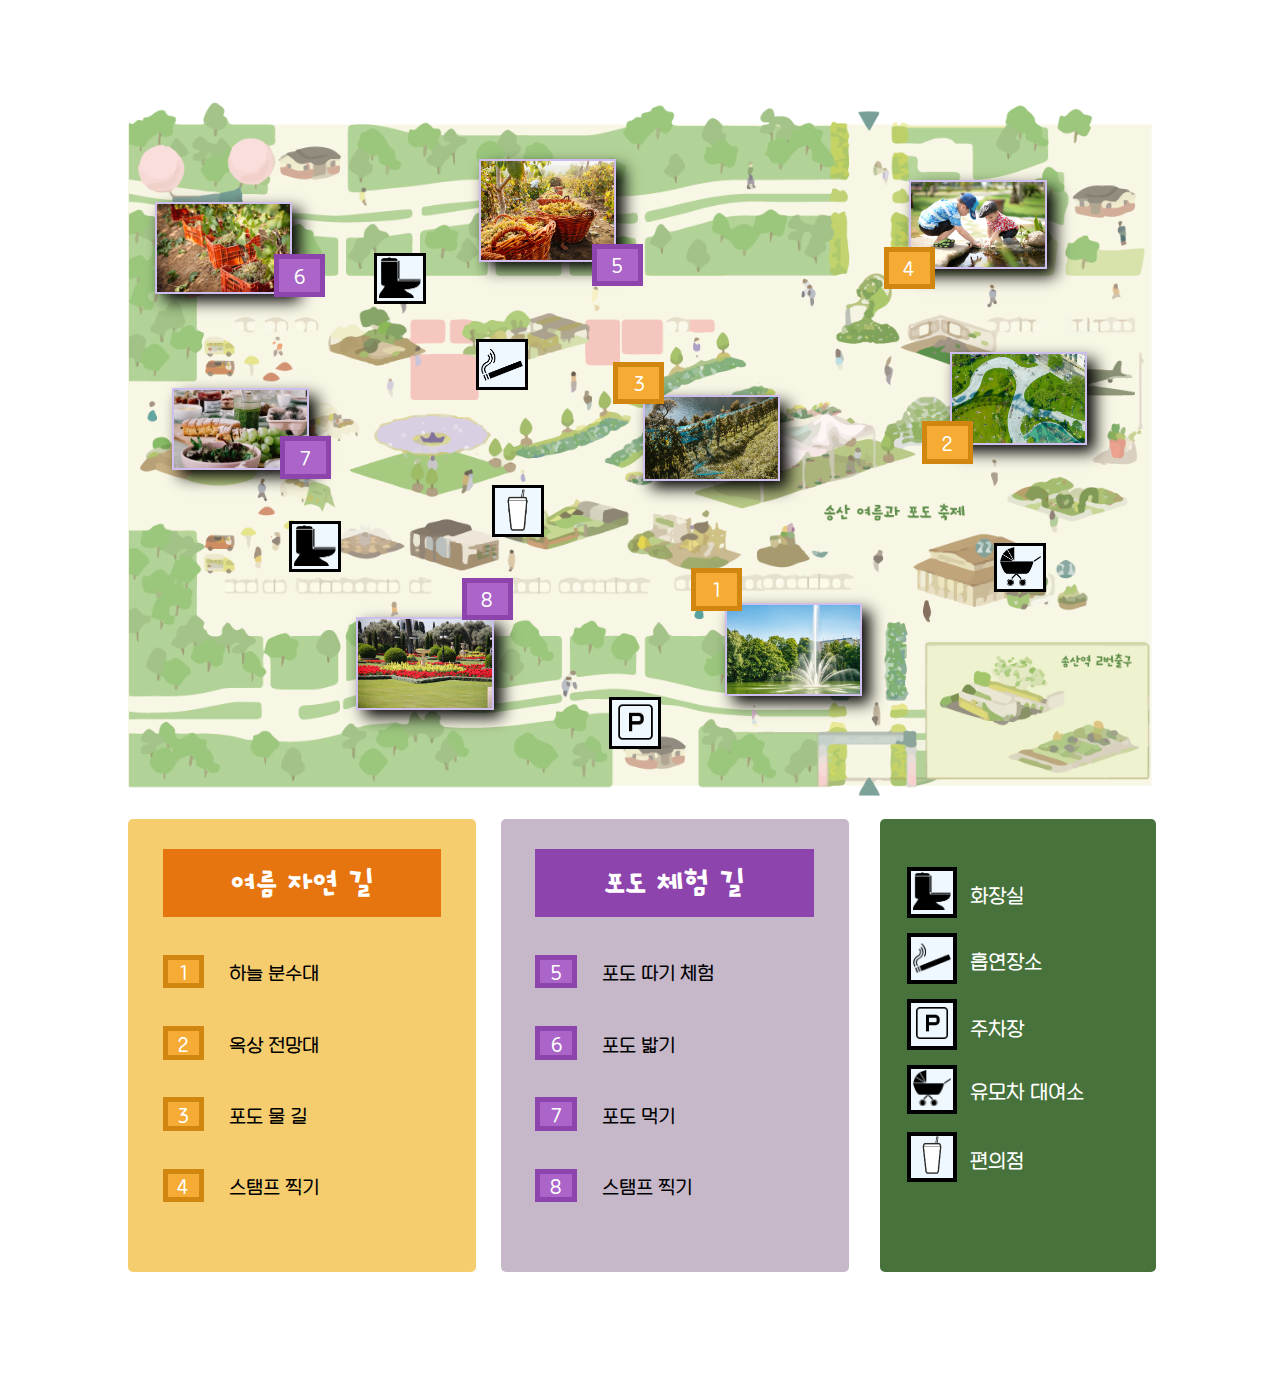
<file: sub_guideMap.html>
<!DOCTYPE html>
<html lang="ko">
	<head>
		<meta charset="utf-8">
		<!<link rel="stylesheet" href="//cdn.jsdelivr.net/npm/xeicon@2.3.3/xeicon.min.css">
		<link rel="stylesheet" href="css/sub_guideMap.css">
		<link rel="stylesheet" href="css/common/header.css">
		<link rel="stylesheet" href="css/common/footer.css">
		<link rel="stylesheet" href="css/common/fixed.css">
		<style>
			header{ background-image: url(./img/sub_header/축제배치도.jpg); }
		</style>
		<title>포도 축제 배치도 페이지</title>
	</head>
	<body>
	<p class="sub_title">축제 배치도</p>
	<section class="totalArea">
	        <section id="guideMapArea" class="guideMapArea">
				<!-- <img src="img/sub_guideMap_img/행사배치도.png"/> -->
				<div class="posiIcon posiIcon1"><img src="img/sub_guideMap_img/toilet.png"/></div>
				<div class="posiIcon posiIcon1_1"><img src="img/sub_guideMap_img/toilet.png"/></div>
				<div class="posiIcon posiIcon2"><img src="img/sub_guideMap_img/smoke.png"/></div>
				<div class="posiIcon posiIcon3"><img src="img/sub_guideMap_img/parking.png"/></div>
				<div class="posiIcon posiIcon4"><img src="img/sub_guideMap_img/stroller.png"/></div>
				<div class="posiIcon posiIcon5"><img src="img/sub_guideMap_img/convenience.png"/></div>
				<div class="posiOrange posiOrange1">1</div>
				<div class="posiImg posiImg1"><img src="img/sub_guideMap_img/1.jpg"/></div>
				<div class="posiOrange posiOrange2">2</div>
				<div class="posiImg posiImg2"><img src="img/sub_guideMap_img/2.jpg"/></div>
				<div class="posiOrange posiOrange3">3</div>
				<div class="posiImg posiImg3"><img src="img/sub_guideMap_img/3.jpg"/></div>
				<div class="posiOrange posiOrange4">4</div>
				<div class="posiImg posiImg4"><img src="img/sub_guideMap_img/4.jpg"/></div>
				<div class="posiPurple posiPurple5">5</div>
				<div class="posiImg posiImg5"><img src="img/sub_guideMap_img/5.jpg"/></div>
				<div class="posiPurple posiPurple6">6</div>
				<div class="posiImg posiImg6"><img src="img/sub_guideMap_img/6.jpg"/></div>
				<div class="posiPurple posiPurple7">7</div>
				<div class="posiImg posiImg7"><img src="img/sub_guideMap_img/7.jpg"/></div>
				<div class="posiPurple posiPurple8">8</div>
				<div class="posiImg posiImg8"><img src="img/sub_guideMap_img/8.jpg"/></div>
			</section>
	        <section class="infoArea">
				<div id="infoPanel1" class="infoPanel orangeBack"></div>
				<div id="infoPanel2" class="infoPanel purpleBack"></div>
				<div id="infoPanel3" class="infoPanel_icon"></div>
			</section>
	</section>
	<script type="text/javascript" src="./js/sub_dday.js"></script>
	<script>
		function Info_orange(infoStr, numStr){
			this.infoStr = infoStr;
			this.numStr = numStr;
			this.makeDir = function(){
				let divStr = "";
				 switch(this.numStr){
				 	case 1:
					 	divStr += "<div class='infoTitle orangeBack_deep'>";
					 	divStr += this.infoStr;
						divStr += "</div><div class='infoDetail'>";
						break;
					default:
						divStr += "<div class='oneLine_detail'>";
						divStr += 	"<div class='numOrange'>";
						divStr += 	this.numStr-1;
						divStr += 	"</div><p class='infoStr'>";
						divStr += 	this.infoStr;
						divStr +=	"</p></div>";
						break;
				 }
				tempStr += divStr;
			}
		}
		function Info_purple(infoStr, numStr){
			this.infoStr = infoStr;
			this.numStr = numStr;
			this.makeDir = function(){
				let divStr = "";
				 switch(this.numStr){
				 	case 1:
					 	divStr += "<div class='infoTitle purpleBack_deep'>";
					 	divStr += this.infoStr;
						divStr += "</div><div class='infoDetail'>";
						break;
					default:
						divStr += "<div class='oneLine_detail'>";
						divStr += 	"<div class='numPurple'>";
						divStr += 	this.numStr+3;
						divStr += 	"</div><p class='infoStr'>";
						divStr += 	this.infoStr;
						divStr +=	"</p></div>";
						break;
				 }
				tempStr += divStr;
			}
		}
		function Info_icon(numStr, getInfo){
			this.infoStr = getInfo[1];
			this.iconImg = "img/sub_guideMap_img/" + getInfo[0];
			this.numStr = numStr;
			this.makeDir = function(){
				let divStr = "";
				let topV = count*30;
				count++;
				 switch(this.numStr){
				 	case 1:
					 	divStr += "<div class='infoTitle_icon'>1";
						divStr += "</div><div class='infoDetail_icon'>";

						divStr += "<div class='oneLine_icon' style='top: " + topV + "%;'>";
						divStr += 	"<div class='iconBox'>";
						divStr += 		"<img src='";
						divStr += 			this.iconImg;
						divStr += 		"'/>";
						divStr += 	"</div><p class='infoStr_icon'>";
						divStr += 	this.infoStr;
						divStr +=	"</p></div>";
						break;
					default:
						divStr += "<div class='oneLine_icon' style='top: " + topV + "%;'>";
						divStr += 	"<div class='iconBox'>";
						divStr += 		"<img src='";
						divStr += 			this.iconImg;
						divStr += 		"'/>";
						divStr += 	"</div><p class='infoStr_icon'>";
						divStr += 	this.infoStr;
						divStr +=	"</p></div>";

						divStr += "<div class='oneLine_detail'>";
						divStr += 	"<div class='numIcon'>";
						divStr += 	this.numStr-1;
						divStr += 	"</div></div>";
						break;
				 }
				tempStr += divStr;
			}
		}
		let count = 0;
		// function Info_icon(getInfo){
		// 	this.infoStr = getInfo[1];
		// 	this.iconImg = "img/sub_guideMap_img/" + getInfo[0];
		// 	this.makeDir = function(){
		// 		let divStr = "";
		// 		divStr += "<div class='oneLine_icon'>";
		// 		divStr += 	"<div class='iconBox'>";
		// 		divStr += 		"<img src='";
		// 		divStr += 			this.iconImg;
		// 		divStr += 		"'/>";
		// 		divStr += 	"</div><p class='infoStr_icon'>";
		// 		divStr += 	this.infoStr;
		// 		divStr +=	"</p></div>";
		// 		tempStr += divStr;
		// 	}
		// }
		let infoStock_orange = [
			'여름 자연 길',
			'하늘 분수대',
			'옥상 전망대',
			'포도 물 길',
			'스탬프 찍기'
		];
		let infoStock_purple = [
			'포도 체험 길',
			'포도 따기 체험',
			'포도 밟기',
			'포도 먹기',
			'스탬프 찍기'
			];
		let infoStock_icon = [
			['toilet.png', '화장실'],
			['smoke.png', '흡연장소'],
			['parking.png', '주차장'],
			['stroller.png', '유모차 대여소'],
			['convenience.png', '편의점']
		];
		let tempArr = [];
		let tempStr = "";
		let i = 0;
		while(i < infoStock_orange.length){
			tempArr.push(Info_orange(infoStock_orange[i], i+1));
			makeDir(tempArr[i]);
			i++;
		}
		document.getElementById("infoPanel1").innerHTML += tempStr + "</div>";
		i = 0;
		tempArr = [];
		tempStr = "";
		while(i < infoStock_purple.length){
			tempArr.push(Info_purple(infoStock_purple[i], i+1));
			makeDir(tempArr[i]);
			i++;
		}
		document.getElementById("infoPanel2").innerHTML += tempStr + "</div>";
		i = 0;
		tempArr = [];
		tempStr = "";
		while(i < infoStock_purple.length){
			tempArr.push(Info_icon(i+1,infoStock_icon[i]));
			makeDir(tempArr[i]);
			i++;
		}		

		// while(i < infoStock_icon.length){
		// 	tempArr.push(Info_icon(infoStock_icon[i]));
		// 	makeDir(tempArr[i]);
		// 	i++;
		// }
		// document.getElementById("infoPanel3").innerHTML += "<div class='infoDetail_icon'>"
		document.getElementById("infoPanel3").innerHTML += 
														 tempStr + "</div>";

		this.addEventListener("click", function(e){
			switch(e.target.id){
				case "guideMapArea":
					let x1 = event.offsetX;
					let y1 = event.offsetY;
					let imgX = document.getElementById("guideMapArea").clientWidth;
					let imgY = document.getElementById("guideMapArea").clientHeight;
					let perX = 100 * x1/imgX;
					let perY = 100 * y1/imgY;
					console.log("------------");
					console.log("top: " + perY);
					console.log("left: " + perX);
					break;
			}
		});
	</script>
</body>
</html>
</file>
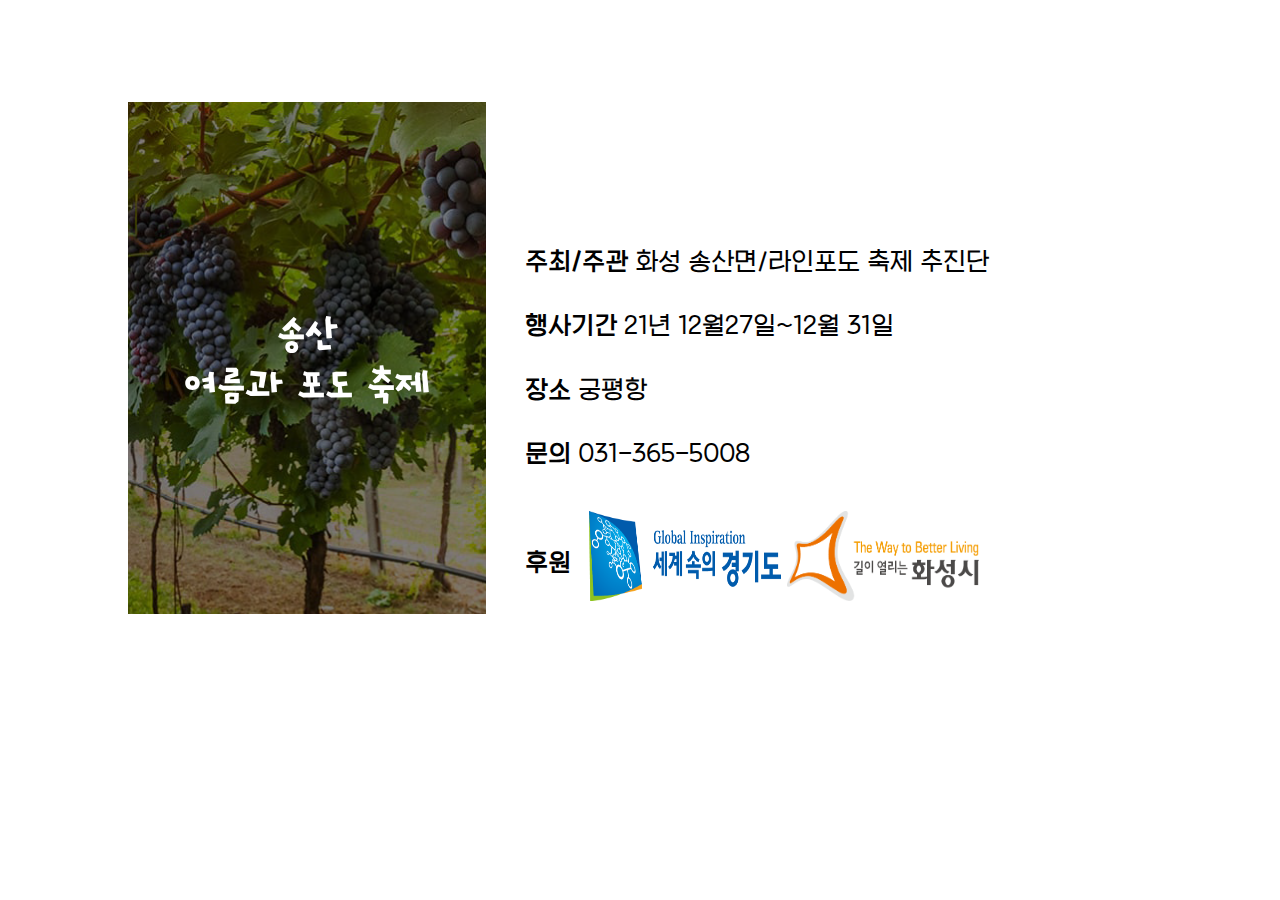
<file: sub_outline.html>
<!DOCTYPE html>
<html lang="ko">
	<head>
		<meta charset="utf-8">
		<!<link rel="stylesheet" href="//cdn.jsdelivr.net/npm/xeicon@2.3.3/xeicon.min.css">
		<link rel="stylesheet" href="css/sub_outline.css">
		<link rel="stylesheet" href="css/common/header.css">
		<link rel="stylesheet" href="css/common/footer.css">
		<link rel="stylesheet" href="css/common/fixed.css">

		<style>
			header{ background-image: url(./img/sub_header/축제개요.jpg); }
		</style>
		<title>포도 축제 개요 페이지</title>
	</head>
<body>
	<p class="sub_title">축제 개요</p>
	<section class="pageArea">
		<section class="contentsArea">
			<section class="leftArea">
				<section class="imgArea">
					<p class="imgTextWrap">
						<span class="imgText">송산<br>여름과 포도 축제</span>
					</p> 
				</section>
			</section>

			<!-- <div class="back"></div> -->

			<section class="rightArea">
				<section class="textArea">
					<p class="text">
						<span class="title">주최/주관</span> 화성 송산면/라인포도 축제 추진단<br>
						<span class="title">행사기간</span> 21년 12월27일~12월 31일<br>
						<span class="title">장소</span> 궁평항<br>
						<span class="title">문의</span> 031-365-5008<br>
					</p>
						<p class="title2">후원</p>
						<div class="sponsor">
							<img class="sponsorImg" src="./img/sub_outline_img/경기도청로고.png" onclick="window.open('https://www.gg.go.kr/');">
							<img class="sponsorImg" src="./img/sub_outline_img/화성시로고.png" onclick="window.open('https://www.hscity.go.kr/www/index.do');">
						</div>
				</section>
			</section>
		</section>
	</section>
	
</body>
<script type="text/javascript" src="./js/sub_dday.js"></script>
</html>
</file>
<file: css/sub_guideMap.css>
@charset "UTF-8";

* {
  margin: 0;
  padding: 0;
  /*border: 1px solid black;*/
}

.totalArea {
  margin: 8vw 10%;
  font-family: NamugulimR;

}
.orangeBack {
  background-color: #f5cd6e; }

.orangeBack_deep {
  background-color: #e7750f; }

.purpleBack {
  background-color: #c6b8c9; }

.purpleBack_deep {
  background-color: #8e44ad; }

.guideMapArea {
  width: 100%;
  padding-bottom: 70%;
  position: relative;
  background-image: url("../img/sub_guideMap_img/행사배치도.png");
  background-repeat: no-repeat;
  background-size: contain; 
}
  .posiImg {
    width: 13%;
  }
  .posiImg:hover {
    width: 23%;
    transition: all 0.5s;
    transition-property: all;
    transition-duration: 0.5s;
    transition-timing-function: linear;
    /* transition-timing-function: ease; */
    transition-delay: 0s;
  }
    .posiImg img {
      width: 100%;
      margin: -4px;
      border: #cEbEEE 2px solid;
    }
    .posiImg1 {
      position: absolute;
      top: 70.4%; left: 58.7%;
      box-shadow: 6px 6px 15px 2px black;
    }
    .posiImg2 {
      position: absolute;
      top: 35.4%; left: 80.7%;
      box-shadow: 6px 6px 15px 2px black;
    }
    .posiImg2:hover{
      top: 27%;
    }
    .posiImg3 {
      position: absolute;
      top: 41.4%; left: 50.7%;
      box-shadow: 6px 6px 15px 2px black;
    }
    .posiImg4 {
      position: absolute;
      top: 11.4%; left: 76.7%;
      box-shadow: 6px 6px 15px 2px black;
    }
    .posiImg4:hover{
      top: 3%;
    }
    .posiImg5 {
      position: absolute;
      top: 8.4%; left: 34.7%;
      box-shadow: 6px 6px 15px 2px black;
    }
    .posiImg5:hover{
      top: 0%; left: 25%;
    }
    .posiImg6 {
      position: absolute;
      top: 14.4%; left: 3%;
      box-shadow: 6px 6px 15px 2px black;
    }
    .posiImg6:hover{
      top: 4%; left: -5%;
    }
    .posiImg7 {
      position: absolute;
      top: 40.4%; left: 4.7%;
      box-shadow: 6px 6px 15px 2px black;
    }
    .posiImg7:hover{
      top: 34.5%; left: -5%;
    }
    .posiImg8 {
      position: absolute;
      top: 72.4%; left: 22.7%;
      box-shadow: 6px 6px 15px 2px black;
    }
    .posiImg8:hover{
      left: 13%;
    }
/* .guideMapArea img {
  position: absolute;
  width: 100%; } */

    .posiIcon {
      width: 4.5%;
      background-color: aliceblue;
      display: inline-block;
      border: 3.5px solid black;
    }
      .posiIcon img {
        margin-top: 2%;
        margin-left: 5%;
        width: 90%;
      }
      .posiIcon1 {
        position: absolute;
        top: 58.4%; left: 15.7%;
      }
      .posiIcon1_1 {
        position: absolute;
        top: 21%; left: 24%;
      }
      .posiIcon2 {
        position: absolute;
        top: 33%; left: 34%;
      }
      .posiIcon3 {
        position: absolute;
        top: 83%; left: 47%;
      }
      .posiIcon4 {
        position: absolute;
        top: 61.5%; left: 84.6%;
      }
      .posiIcon5 {
        position: absolute;
        top: 53.4%; left: 35.5%;
      }
    .posiOrange {
      z-index: 100;
      width: 4%;
      display: inline-block;
      text-align: center;
      border: #d1860f solid 5px;
      background-color: #f5ab34;
      color: white;
      font-size: 1.5vw;
      padding-top: 0.8%;
      padding-bottom: 0.5%; }
      .posiOrange1 {
        position: absolute;
        top: 65%; left: 55%;
      }
      .posiOrange2 {
        position: absolute;
        top: 44.5%; left: 77.5%;
      }
      .posiOrange3 {
        position: absolute;
        top: 36.2%; left: 47.4%;
      }
      .posiOrange4 {
        position: absolute;
        top: 20.2%; left: 73.8%;
      }
    .posiPurple {
      z-index: 100;
      width: 4%;
      display: inline-block;
      text-align: center;
      border: #8e44ad solid 5px;
      background-color: #ab64c8;
      color: white;
      font-size: 1.5vw;
      padding-top: 0.8%;
      padding-bottom: 0.5%; }
      .posiPurple5 {
        position: absolute;
        top: 19.7%; left: 45.3%;
      }
      .posiPurple6 {
        position: absolute;
        top: 21.2%; left: 14.3%;
      }
      .posiPurple7 {
        position: absolute;
        top: 46.6%; left: 14.8%;
      }
      .posiPurple8 {
        position: absolute;
        top: 66.3%; left: 32.6%;
      }
.infoArea {
  width: 100%; }

    .infoPanel {
      display: inline-block;
      width: 34%;
      border-radius: 5px;
      margin-right: 2%; }

    .infoTitle {
      position: relative;
      width: 80%;
      line-height: 68px;
      text-align: center;
      color: white;
      margin: 30px 0 8px 50%;
      left: -40%;
      font-size: 3vw; 
      font-family: Paprika;
    }

    .infoDetail {
      position: relative;
      width: 90%;
      left: 10%;
      font-size: 1.5vw;
      margin-top: 6%;
      margin-bottom: 20%; }

    .oneLine_detail {
      position: relative;
      margin-top: 12%;
      width: 100%; }

    .numOrange {
      width: 10%;
      display: inline-block;
      text-align: center;
      border: #d1860f solid 5px;
      background-color: #f5ab34;
      color: white;
      padding-top: 1.5%; }

    .infoStr {
      display: inline-block;
      margin-left: 8%;
      width: 70%; }

    .numPurple {
      position: relative;
      width: 10%;
      display: inline-block;
      text-align: center;
      border: #8e44ad solid 5px;
      background-color: #ab64c8;
      color: white;
      padding-top: 1.5%; }

  .infoPanel_icon {
    position: relative;
    float: right;
    display: inline-block;
    background-color: #47723b;
    width: 27%;
    border-radius: 5px;
    margin: -4px;
    margin-top: 0px;
    padding-bottom: 4.8%;
  }

    .infoDetail_icon {
      position: relative;
      width: 90%;
      left: 10%;
      font-size: 1.5vw;
      margin-top: 6%;
      margin-bottom: 20%; 
    }

    .oneLine_icon {
      position: absolute;
      display: inline-block;
      margin-top: -80px;
      width: 100%; }

    .iconBox {
      width: 17%;
      background-color: aliceblue;
      display: inline-block;
      border: 4.5px solid black; }

    .iconBox img {
      margin-top: 2%;
      margin-left: 5%;
      width: 90%; }

    .infoStr_icon {
      color: white;
      display: inline-block;
      margin-left: 5%;
      font-size: 1.6vw;
      position: relative;
      top: -0.6vw;
    }

        .infoTitle_icon {
          position: relative;
          width: 80%;
          line-height: 68px;
          color: transparent;
          margin: 30px 0 8px 50%;
          left: -40%;
          font-size: 3vw; }
        .numIcon {
          width: 10%;
          display: inline-block;
          border: transparent solid 5px;
          color: transparent;
          padding-top: 1.5%; }
</file>
<file: css/common/header.css>
@charset "UTF-8";
@font-face {
  font-family: 'Paprika';
  src: url("../../ttf/210 파프리카B.ttf");
}

@font-face {
  font-family: 'NamugulimB';
  src: url("../../ttf/210 나무굴림B.ttf");
}

@font-face {
  font-family: 'NamugulimR';
  src: url("../../ttf/210 나무굴림R.ttf");
}

@font-face {
  font-family: 'NamugodicB';
  src: url("../../ttf/210 나무고딕B.ttf");
}

@font-face {
  font-family: 'NamugodicR';
  src: url("../../ttf/210 나무고딕R.ttf");
}

.t_c {
  text-align: center;
}

.f_l {
  float: left;
}

.f_r {
  float: right;
}

.d_n {
  display: none;
}

.text_white {
  color: #f9f2d6;
}

.mgL_150 {
  margin-left: 150px;
}

.mgR_150 {
  margin-right: 150px;
}

.mgR_50 {
  margin-right: 50px;
}

.bg_white {
  background-color: #f9f2d6;
}

address {
  font-style: normal;
}

.no-drag {
  -ms-user-select: none;
  -moz-user-select: -moz-none;
  -webkit-user-select: none;
  user-select: none;
}

/* 메인 */
header {
  background-repeat: no-repeat;
  background-size: cover;
}

header .subHeaderWrap {
  width: 100%;
  height: 400px;
  background-color: rgba(0, 0, 0, 0.5);
  font-family: "Paprika";
}

header .subHeaderWrap .header_mu {
  padding: 50px;
  padding-bottom: 0px;
}

header .subHeaderWrap .header_mu .img_wrap {
  display: inline-block;
  width: 15%;
}

header .subHeaderWrap .header_mu .img_wrap a img {
  width: 11vw;
  height: auto;
}

header .subHeaderWrap .header_mu .sub_manu {
  float: right;
  color: #f9f2d6;
  font-size: 45px;
  display: inline-block;
  list-style: none;
}

header .subHeaderWrap .header_mu .sub_manu .sub_manu_1 {
  margin-right: 50px;
}

header .subHeaderWrap .header_mu .sub_manu .sub_manu_2 {
  margin-right: 50px;
}

header .subHeaderWrap .header_mu .sub_manu .hover_event {
  text-transform: uppercase;
}

header .subHeaderWrap .header_mu .sub_manu li {
  float: left;
}

header .subHeaderWrap .header_mu .sub_manu li a {
  text-decoration: none;
  color: #f9f2d6;
}

header .subHeaderWrap .header_mu .sub_manu li ul {
  display: none;
  position: absolute;
  width: 150px;
}

header .subHeaderWrap .header_mu .sub_manu li ul a {
  text-decoration: none;
  color: #f9f2d6;
}

header .subHeaderWrap .header_mu .sub_manu li ul a li {
  position: relative;
  top: 15px;
  width: 180px;
  height: 50px;
  margin-left: -25px;
  line-height: 52px;
  list-style: none;
  text-align: center;
  float: left;
  font-size: 0.4em;
  font-weight: 200;
  background-color: #82638d;
  border: 0.1px solid #f9f2d6;
  font-family: "NamugodicB";
}

header .subHeaderWrap .header_mu .sub_manu li ul a:hover {
  color: #82638d;
}

header .subHeaderWrap .header_mu .sub_manu li ul a:hover li {
  background-color: #f9f2d6;
  font-weight: 800;
  text-shadow: none;
}

header .subHeaderWrap .header_mu .sub_manu_title:hover {
  cursor: pointer;
  text-shadow: 2px 2px #4e3358;
  padding-bottom: 4px;
  border-bottom: 5px solid #f9f2d6;
}

header .subHeaderWrap .header_mu .sub_manu_title:hover .sub_sub_manu {
  display: block;
}

.sub_title {
  font-family: "NamugodicB";
  font-size: 70px;
  width: 500px;
  height: 80px;
  position: absolute;
  top: 280px;
  left: 50%;
  margin-left: -250px;
  color: white;
  text-align: center;
  line-height: 78px;
}
/*# sourceMappingURL=header.css.map */
</file>
<file: css/common/footer.css>
@charset "UTF-8";
@font-face {
  font-family: 'Paprika';
  src: url("../../ttf/210 파프리카B.ttf");
}

@font-face {
  font-family: 'NamugulimB';
  src: url("../../ttf/210 나무굴림B.ttf");
}

@font-face {
  font-family: 'NamugulimR';
  src: url("../../ttf/210 나무굴림R.ttf");
}

@font-face {
  font-family: 'NamugodicB';
  src: url("../../ttf/210 나무고딕B.ttf");
}

@font-face {
  font-family: 'NamugodicR';
  src: url("../../ttf/210 나무고딕R.ttf");
}

.t_c {
  text-align: center;
}

.f_l {
  float: left;
}

.f_r {
  float: right;
}

.d_n {
  display: none;
}

.text_white {
  color: #f9f2d6;
}

.mgL_150 {
  margin-left: 150px;
}

.mgR_150 {
  margin-right: 150px;
}

.mgR_50 {
  margin-right: 50px;
}

.bg_white {
  background-color: #f9f2d6;
}

address {
  font-style: normal;
}

.no-drag {
  -ms-user-select: none;
  -moz-user-select: -moz-none;
  -webkit-user-select: none;
  user-select: none;
}

footer {
  width: 100%;
  height: 7.5vw;
  padding-top: 3vw;
  padding-bottom: 3vw;
  background-color: #765c4d;
  color: #f9f2d6;
}

footer img {
  position: absolute;
  width: 14vw;
  height: auto;
  margin-top: -14vw;
  right: 0%;
  pointer-events: none;
  z-index: 900;
}

footer .footer_wrap {
  position: absolute;
  left: 50%;
  transform: translate(-50%, 0);
  -webkit-transform: translate(-50%, 0);
  -moz-transform: translate(-50%, 0);
  -ms-transform: translate(-50%, 0);
  -o-transform: translate(-50%, 0);
}

footer .footer_wrap div {
  display: inline-block;
  text-align: left;
  margin: 0 50px;
}

footer .footer_wrap div:first-child {
  font-family: "Paprika";
  font-size: 1.5vw;
  line-height: 2.5vw;
}

footer .footer_wrap div:first-child .logo_grape_text {
  font-size: 2.5vw;
}

footer .footer_wrap div:last-child {
  font-family: "NamugodicR";
  font-size: 1vw;
  line-height: 2.5vw;
}
/*# sourceMappingURL=footer.css.map */
</file>
<file: css/common/fixed.css>
@charset "UTF-8";
@font-face {
  font-family: 'Paprika';
  src: url("../../ttf/210 파프리카B.ttf");
}

@font-face {
  font-family: 'NamugulimB';
  src: url("../../ttf/210 나무굴림B.ttf");
}

@font-face {
  font-family: 'NamugulimR';
  src: url("../../ttf/210 나무굴림R.ttf");
}

@font-face {
  font-family: 'NamugodicB';
  src: url("../../ttf/210 나무고딕B.ttf");
}

@font-face {
  font-family: 'NamugodicR';
  src: url("../../ttf/210 나무고딕R.ttf");
}

.t_c {
  text-align: center;
}

.f_l {
  float: left;
}

.f_r {
  float: right;
}

.d_n {
  display: none;
}

.text_white {
  color: #f9f2d6;
}

.mgL_150 {
  margin-left: 150px;
}

.mgR_150 {
  margin-right: 150px;
}

.mgR_50 {
  margin-right: 50px;
}

.bg_white {
  background-color: #f9f2d6;
}

address {
  font-style: normal;
}

.no-drag {
  -ms-user-select: none;
  -moz-user-select: -moz-none;
  -webkit-user-select: none;
  user-select: none;
}

.fixed_box {
  position: fixed;
  float: right;
  right: 5%;
  bottom: 0%;
  text-align: center;
  border: 3px solid #f9f2d6;
  font-family: NamugodicB;
  z-index: 1000;
}

.fixed_box a {
  width: 150px;
  height: 3em;
  line-height: 2.9em;
  font-size: 2em;
  display: block;
  text-decoration: none;
  color: #f9f2d6;
  background-color: #106735;
}

.fixed_box a:hover {
  background-color: #f9f2d6;
  color: #5b914e;
}

.fixed_box .event_counter {
  width: 150px;
  height: 5em;
  font-size: 1.2em;
  line-height: 2.4em;
  background-color: #5b914e;
  color: #f9f2d6;
  text-shadow: 3px 3px #106735;
}
/*# sourceMappingURL=fixed.css.map */
</file>
<file: css/sub_outline.css>
*{margin : 0; padding:0;}
		@font-face {
 		font-family: 'NamugodicB';
 	 	src: url("../ttf/210 나무고딕B.ttf");
		}
		@font-face{
		font-family: 'Paprika';
		src: url("../ttf/210 파프리카B.ttf");
		}
		@font-face{
			font-family: 'NamugodicR';
			src: url("../ttf/210 나무고딕R.ttf");
		}
		html body{
			height:100%;
		}
		.pageArea{
			/*width: 100%;*/
			margin : 0px 10%;
			padding-top:8vw;
			padding-bottom:8vw;
			overflow:hidden;
		}
		/*
		.contentsArea{
			height: 100%;
			transform: translate(25%,5vw);
			-webkit-transform: translate(0%,0vw);
			-moz-transform: translate(25%,5vw);
			-ms-transform: translate(25%,5vw);
			-o-transform: translate(25%,5vw);
		}*/
		.leftArea{
			height: 40vw;
			width: 28vw;
			display:inline-block;
			float:left;
		}
		.rightArea{
			width:50vw;
			display:inline-block;
			float:left;
			/* //border:1px solid blue; */
		}
		.leftArea .imgArea{
			background-image:url("../img/sub_outline_img/개요.png");
			background-size:cover;
			
			width: 100%;
			height: 100%;
		}
		/*
		.imgArea{
			//background-image:url("./개요.png");

		}
		*/
		.rightArea > section{ 
			height:40vw;
			font-size:2vw;
			/* //margin-top:250px; */
		}
		.text{
			/*
			height:300px;
			width:700px;*/
			position:relative;
			top:10vw;
			left:3vw;
			/*top:250px;*/
			/* //margin-left:20px;
			//border:1px solid black;
			//font-family:'NamugodicB'; */
			font-family: 'NamugodicR';
			line-height: 5vw;


		}
		.sponsorImg{
			width:15vw; height:7vw;
		/* //	margin-top:10px; 
			margin-left:10px;*/
		}
		.sponsorImg:hover{
			cursor:pointer;
		}
		.sponsor{
			/*
			width:500px; height:100px;
			display:inline-block;
			margin-left:100px;
			//margin-top:100px; 
			font-family: 'NamugodicR';
			*/
			position: relative;
			top: 10vw;
			left:8vw;
			/*top:250px;
			margin-left: 120px;*/

		}
		.imgTextWrap{
			background-color:rgba(0,0,0,0.5);
			width: 100%;
			height: 100%;
			text-align: center;
		}
		.imgText{
			position: relative;
			width: 100%;
			height: 100%;
			font-size: 4vw;
			color: white;
			font-family: 'Paprika';
			top: 40%;
			transform: translate(0, -25%);
			/*width: 400px;
			height:200px;
			text-align: center;
			font-size: 60px;
			color: white;
			font-family: 'Paprika';
			position: relative;
			top: 50%;
			left: 50%;
			*/
			-webkit-transform: translate(0, -25%);
			-moz-transform: translate(0, -25%);
			-ms-transform: translate(0, -25%);
			-o-transform: translate(0, -25%);
		}
		.title{
			font-family:'NamugodicB';
			/*margin-left:20px;*/

		}
		.title2{
			font-family:'NamugodicB';
			/*margin-left:20px;*/
			position:relative;
			top:15vw;
			left:3vw;
			/*top:300px;*/
		}
</file>
